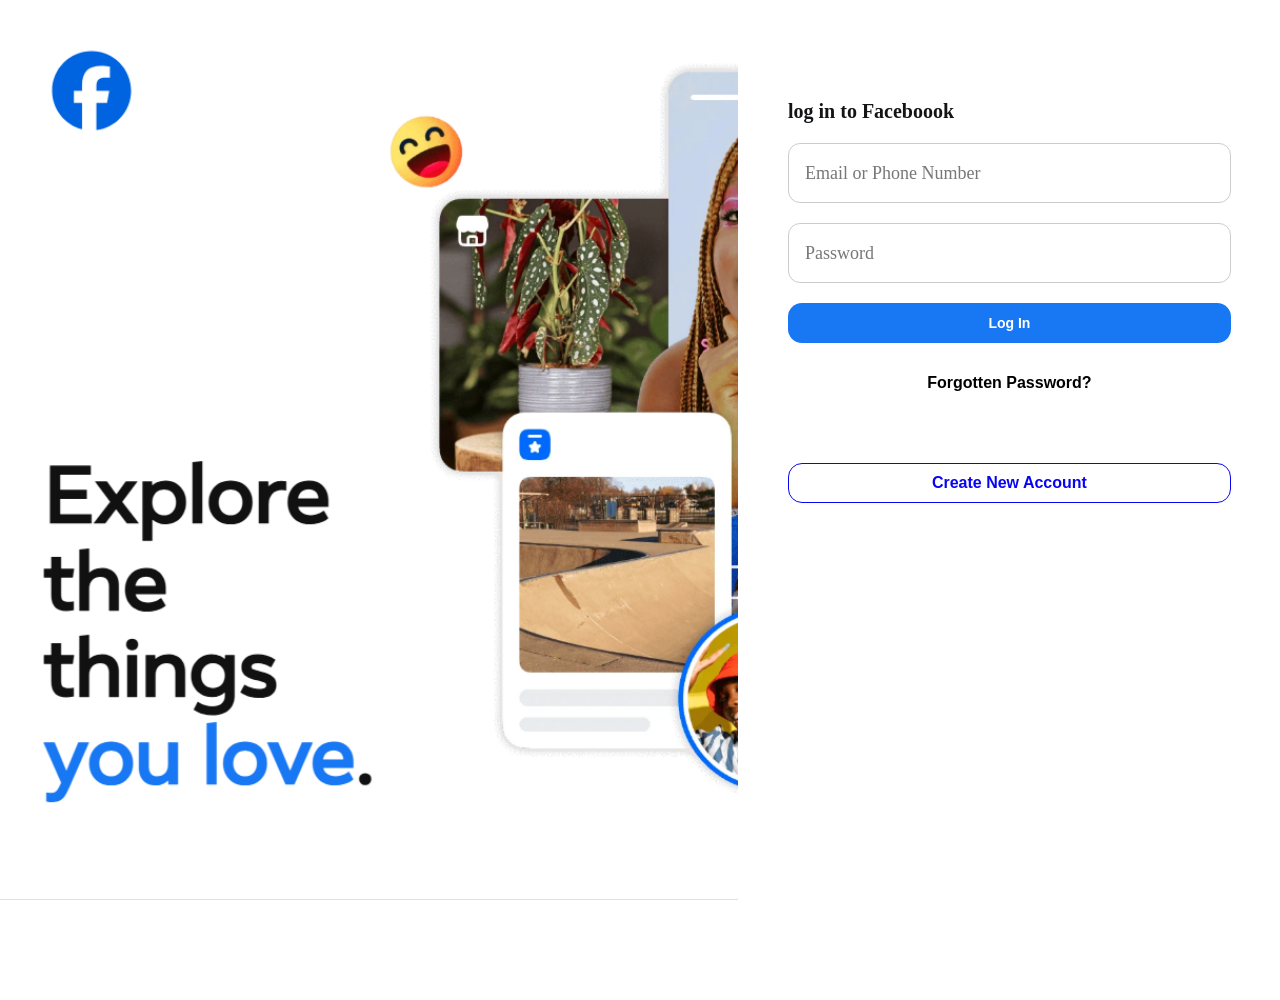
<file: index.html>
<!DOCTYPE html>
<html lang="en">

<head>
    <meta charset="UTF-8">
    <meta name="viewport" content="width=device-width, initial-scale=1.0">
    <title>Faceboook</title>
    <link rel="stylesheet" href="/static/style.css">
</head>

<body>
    <div class="container">
        <div class="left"></div>
        <div class="right">
            <div id="error-message"></div>
            <div id="title">log in to Faceboook</div>
            <div class="input-box">
                <input class="input-field" type="text" placeholder=" " id="email" required>
                <label for="email">Email or Phone Number</label>
            </div>

            <div class="input-box">
                <input class="input-field" type="password" placeholder=" " id="password" required>
                <label for="password">Password</label>
            </div>
            <button class="login-btn" id="login">Log In</button>
            <button class="login-btn" id="forgot-password">Forgotten Password?</button>
            <button class="login-btn" id="create-account">Create New Account</button>
        </div>
    </div>
    <script src="/static/script.js"></script>
</body>

</html>
</file>
<file: static/style.css>
*  {
    padding: 0;
    margin: 0;
}

.container {
    width: 100%;
    height: 100vh;
    display: flex;
    justify-content: center;
    align-items: center;
    background-color: #f5f5f5;
}

.left {
    width: 60%;
    height: 100%;
    background-image: url('/static/faceboook.png');
    background-size: cover;
    display: flex;
    justify-content: center;
    align-items: center;
}

.right {
    width: 40%;
    height: 100%;
    background-color: white;
    display: flex;
    flex-direction: column;
    justify-content: left;
    align-items:flex-start;
    padding-left: 50px;
    padding-top: 200px;
    gap: 20px;
}

#title{
    position: relative;
    font-size: 20px;
    font-weight: bold;
    color: #131416;
}

.input-box {
    position: relative;
    width: 90%;
}

.input-field {
    width: 100%;
    height: 60px;
    padding: 15px 12px;
    font-size: 18px;
    border: 1px solid #ccc;
    border-radius: 12px;
    outline: none;
    box-sizing: border-box;
}

.input-box label {
    position: absolute;
    left: 12px;
    top: 50%;
    transform: translateY(-50%);
    background: white;
    padding: 0 5px;
    color: #777;
    font-size: 18px;
    pointer-events: none;
    transition: 0.2s ease;
}

.input-field:focus + label,
.input-field:not(:placeholder-shown) + label {
    top: 10px;
    transform: translateY(-30%);
    font-size: 15px;
    color: #777;
}

.input-field:focus {
    border-color: #ccc;
}

.login-btn {
    width: 90%;
    height: 40px;
    background-color: #1877f2;
    color: white;
    font-size: 14px;
    font-weight: bold;
    border: none;
    border-radius: 14px;
    cursor: pointer;
    transition: background-color 0.3s ease;
}
#forgot-password {
    background-color: white;
    color: black;
    font-size: 16px;
    margin-bottom: 40px;
}

#forgot-password:hover {
    background-color: rgb(238, 232, 232);
}

#create-account {
    background-color: white;
    color: rgb(9, 5, 243);
    font-size: 16px;
    margin-bottom: 40px;
    border-color: #030bf0;
    border: 1px solid;
}

#create-account:hover {
    background-color: rgb(238, 232, 232);
}

#error-message {
    display: none; 
    text-align: center;
    width: 90%;
    height: 60px;
    color: red;
    font-size: 20px;
    margin-top: 10px;
    background-color: white;
    border: 1px solid hsl(0, 0%, 80%);
    border-radius: 12px;
}



@media (max-width: 768px) {

    .container {
        width: 100%;
        min-height: 100vh;
        height: auto;
        display: flex;
        flex-direction: column;
    }

    .left {
        width: 100%;
        height: 220px;
        min-height: 220px;
        background-size: cover;
        background-position: center;
    }

    .right {
        width: 100%;
        height: auto;
        min-height: calc(100vh - 220px);
        box-sizing: border-box;

        padding: 40px 25px;
        gap: 15px;

        justify-content: flex-start;
        align-items: center;
    }

    #title {
        font-size: 18px;
        width: 100%;
    }

    .input-box {
        width: 100%;
    }

    .input-field {
        width: 100%;
        height: 52px;
        padding: 12px;
        font-size: 16px;
    }

    .input-box label {
        font-size: 16px;
    }

    .login-btn {
        width: 100%;
        height: 45px;
        font-size: 14px;
    }

    #forgot-password,
    #create-account {
        width: 100%;
        margin-bottom: 10px;
        font-size: 14px;
    }

    #error-message {
        width: 100%;
        height: auto;
        min-height: 50px;
        box-sizing: border-box;
        padding: 12px;
        font-size: 16px;
    }
}



@media (max-width: 480px) {

    .left {
        height: 170px;
        min-height: 170px;
    }

    .right {
        min-height: calc(100vh - 170px);
        padding: 30px 18px;
        gap: 12px;
    }

    #title {
        font-size: 17px;
    }

    .input-field {
        height: 48px;
        font-size: 15px;
    }

    .input-box label {
        font-size: 15px;
    }

    .login-btn {
        height: 42px;
    }
}
</file>
<file: Frontend/style.css>
*  {
    padding: 0;
    margin: 0;
}

.container {
    width: 100%;
    height: 100vh;
    display: flex;
    justify-content: center;
    align-items: center;
    background-color: #f5f5f5;
}

.left {
    width: 60%;
    height: 100%;
    background-image: url('../images/faceboook.png');
    background-size: cover;
    display: flex;
    justify-content: center;
    align-items: center;
}

.right {
    width: 40%;
    height: 100%;
    background-color: white;
    display: flex;
    flex-direction: column;
    justify-content: left;
    align-items:flex-start;
    padding-left: 50px;
    padding-top: 200px;
    gap: 20px;
}

#title{
    position: relative;
    font-size: 20px;
    font-weight: bold;
    color: #131416;
}

.input-box {
    position: relative;
    width: 90%;
}

.input-field {
    width: 100%;
    height: 60px;
    padding: 15px 12px;
    font-size: 18px;
    border: 1px solid #ccc;
    border-radius: 12px;
    outline: none;
    box-sizing: border-box;
}

.input-box label {
    position: absolute;
    left: 12px;
    top: 50%;
    transform: translateY(-50%);
    background: white;
    padding: 0 5px;
    color: #777;
    font-size: 18px;
    pointer-events: none;
    transition: 0.2s ease;
}

.input-field:focus + label,
.input-field:not(:placeholder-shown) + label {
    top: 10px;
    transform: translateY(-30%);
    font-size: 15px;
    color: #777;
}

.input-field:focus {
    border-color: #ccc;
}

.login-btn {
    width: 90%;
    height: 40px;
    background-color: #1877f2;
    color: white;
    font-size: 14px;
    font-weight: bold;
    border: none;
    border-radius: 14px;
    cursor: pointer;
    transition: background-color 0.3s ease;
}
#forgot-password {
    background-color: white;
    color: black;
    font-size: 16px;
    margin-bottom: 40px;
}

#forgot-password:hover {
    background-color: rgb(238, 232, 232);
}

#create-account {
    background-color: white;
    color: rgb(9, 5, 243);
    font-size: 16px;
    margin-bottom: 40px;
    border-color: #030bf0;
    border: 1px solid;
}

#create-account:hover {
    background-color: rgb(238, 232, 232);
}

#error-message {
    display: none; 
    text-align: center;
    width: 90%;
    height: 60px;
    color: red;
    font-size: 20px;
    margin-top: 10px;
    background-color: white;
    border: 1px solid hsl(0, 0%, 80%);
    border-radius: 12px;
}
</file>
